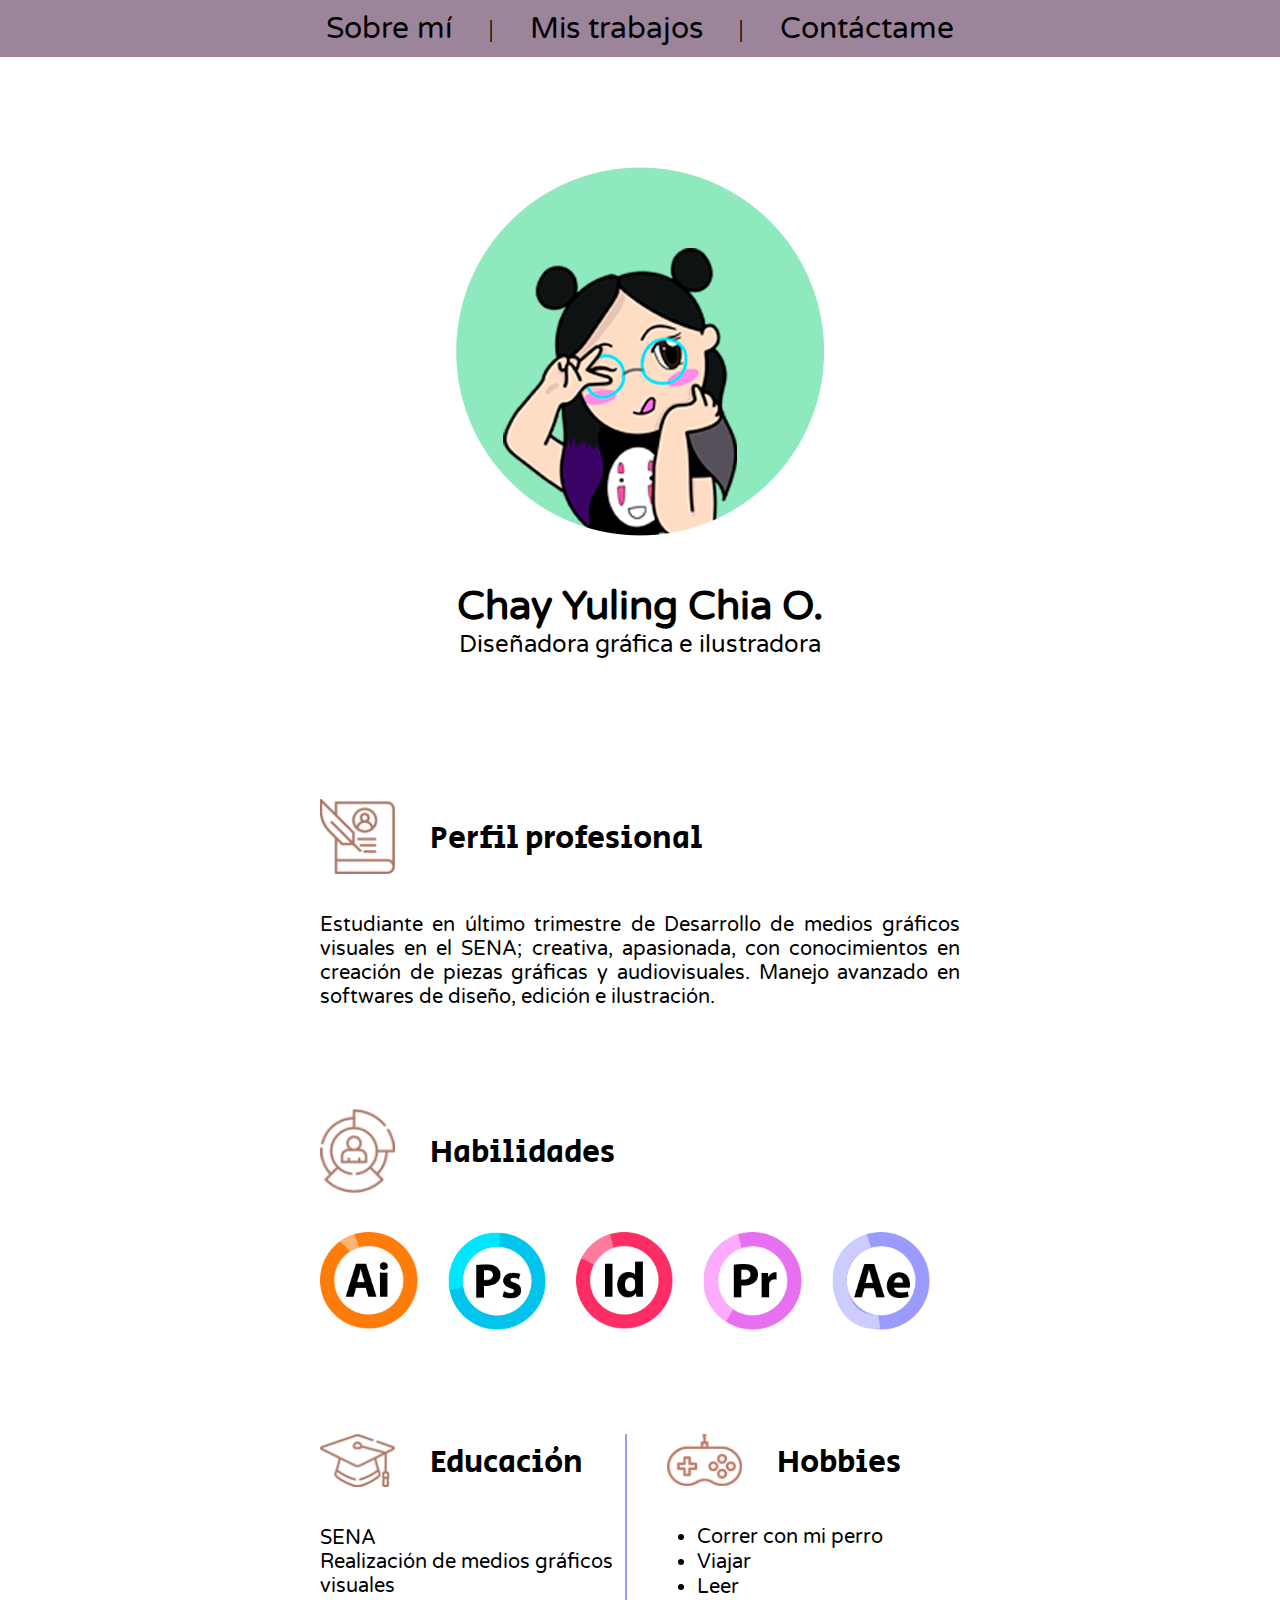
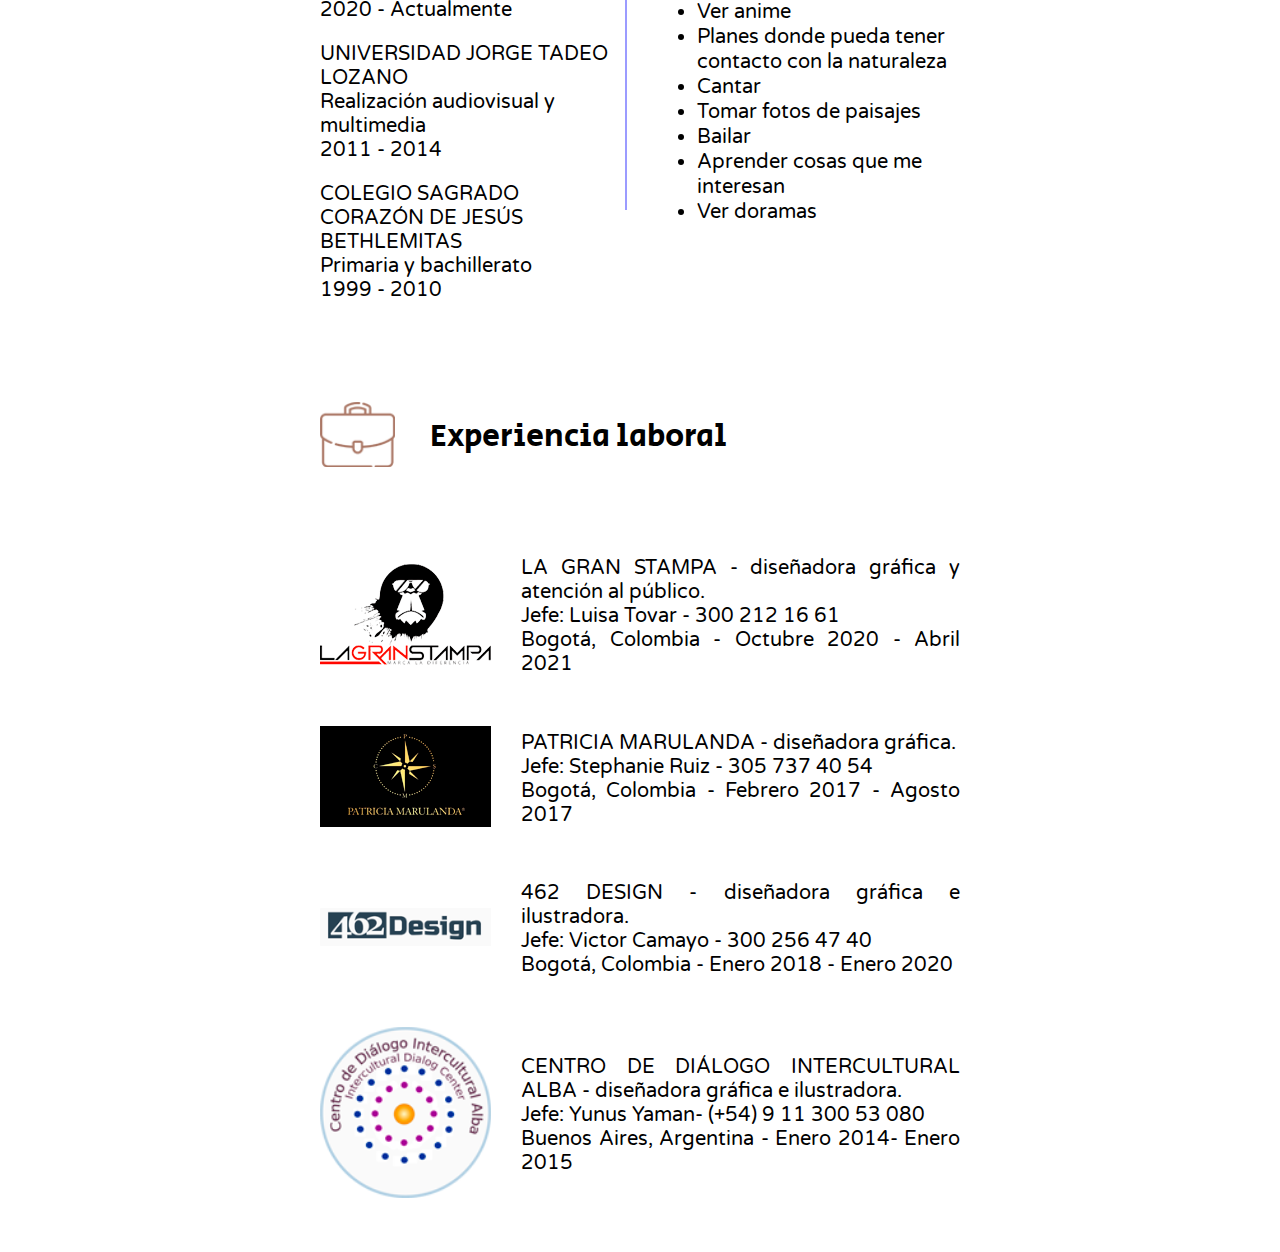
<file: index.html>
<!DOCTYPE html>
<html lang="en">

<head>
  <meta charset="UTF-8">
  <meta http-equiv="X-UA-Compatible" content="IE=edge">
  <meta name="viewport" content="width=device-width, initial-scale=1.0">
  <link rel="stylesheet" href="css/styles.css">
  <link rel="preconnect" href="https://fonts.googleapis.com">
  <link rel="preconnect" href="https://fonts.gstatic.com" crossorigin>
  <link href="https://fonts.googleapis.com/css2?family=Varela+Round&display=swap" rel="stylesheet">
  <link href="https://fonts.googleapis.com/css2?family=Secular+One&display=swap" rel="stylesheet">

  <title>Portafolio Chay Yuling Chia</title>
</head>

<body>


  <section class="menunav">

    <nav class="navegacion">
      <a class="item-link a_valerafont" href="index.html" target="_blank">Sobre mí</a>
      <span class="line-men disnone">&#x7c;</span>
      <a class="item-link a_valerafont" href="trabajos.html" target="_blank">Mis trabajos</a>
      <span class="line-men disnone">&#x7c;</span>
      <a class="item-link a_valerafont" href="contacto.html" target="_blank">Contáctame</a>
    </nav>

  </section>

  <section class="banner">
    <div> <img src="images/hero.png" alt="Chay Yuling Chia O."> </div>
    <div>
      <h1 class="valerafont" style="font-size: 40px;padding-top: 42px;">Chay Yuling Chia O.</h1>
    </div>
    <div>
      <p class="valerafont" style="font-size: 24px;">Diseñadora gráfica e ilustradora</p>
    </div>
  </section>

  <section class="perfil">
    <div class="wh50">
      <div class="perfil_sec">
        <div> <img src="images/icon_1.png" alt="Icon Perfil profesional" style="width: 75px;"> </div>
        <div>
          <p class="secularfont title_secular">Perfil profesional</p>
        </div>
      </div>
      <div>
        <p class="valerafont p_perfil">Estudiante en último trimestre de Desarrollo de medios gráficos visuales en el
          SENA; creativa, apasionada, con conocimientos en creación de piezas gráficas y audiovisuales. Manejo avanzado
          en softwares de diseño, edición e ilustración.
        </p>
      </div>
    </div>
  </section>

  <section class="habilidades">

    <div class="wh50">

      <div class="perfil_sec">
        <div> <img src="images/icon_2.png" alt="Icon" style="width: 75px;"> </div>
        <div>
          <p class="secularfont title_secular">Habilidades</p>
        </div>
      </div>

      <div class="skills">

        <div class="skill_pos">
          <div style="padding-right: 30px">
            <img src="images/skill_1.png" alt="Icon Ai" style="width: 100%;">
          </div>

          <div style="padding-right: 30px">
            <img src="images/skill_2.png" alt="Icon Ps" style="width: 100%;">
          </div>

          <div style="padding-right: 30px">
            <img src="images/skill_3.png" alt="Icon Id" style="width: 100%;">
          </div>
        </div>

        <div class="skill_pos">
          <div style="padding-right: 30px">
            <img src="images/skill_4.png" alt="Icon Pr" style="width: 100%;">
          </div>

          <div style="padding-right: 30px">
            <img src="images/skill_5.png" alt="Icon Ae" style="width: 100%;">
          </div>
        </div>

      </div>
    </div>

  </section>

  <section class="edu_hob">

    <div class="educacion wh50">
      <div class="edu_hob_div">

        <div class="perfil_sec">
          <div> <img src="images/icon_3.png" alt="Icon Educación" style="width: 75px;"> </div>
          <div>
            <p class="secularfont title_secular">Educación</p>
          </div>
        </div>

        <div>
          <p class="valerafont" style="font-size: 20px;line-height: 24px;">SENA<br>Realización de medios gráficos
            visuales<br>2020 - Actualmente</p>
        </div>

        <div class="pt40_mob">
          <p class="valerafont" style="font-size: 20px;line-height: 24px; padding-top: 20px;">UNIVERSIDAD JORGE TADEO
            LOZANO<br>Realización audiovisual y multimedia<br>2011 - 2014</p>
        </div>

        <div class="pt40_mob">
          <p class="valerafont" style="font-size: 20px;line-height: 24px;padding-top: 20px;">COLEGIO SAGRADO CORAZÓN DE
            JESÚS
            BETHLEMITAS<br>Primaria y bachillerato<br>1999 - 2010</p>
        </div>

      </div>

      <div class="disnone">
        <img src="images/line.png" alt="" style="padding-right: 40px;">
      </div>

      <div class="edu_hob_div pt50_mob">

        <div class="perfil_sec">
          <div> <img src="images/icon_4.png" alt="Icon Hobbies" style="width: 75px;"> </div>
          <div>
            <p class="secularfont title_secular">Hobbies</p>
          </div>
        </div>

        <div>
          <ul class="valerafont" style="font-size: 20px;line-height: 25px;">

            <li>Correr con mi perro</li>
            <li>Viajar</li>
            <li>Leer</li>
            <li>Ver anime</li>
            <li>Planes donde pueda tener contacto con la naturaleza</li>
            <li>Cantar</li>
            <li>Tomar fotos de paisajes</li>
            <li>Bailar</li>
            <li>Aprender cosas que me interesan</li>
            <li>Ver doramas</li>

          </ul>
        </div>

      </div>
    </div>

  </section>



  <section class="laboral">
    <div class="wh50">
      <div class="perfil_sec">
        <div> <img src="images/icon_5.png" alt="Icon Experiencia laboral" style="width: 75px;"> </div>
        <div>
          <p class="secularfont title_secular">Experiencia laboral</p>
        </div>
      </div>

      <div class="exp_lab pt50_mob" style="padding-top: 50px;">
        <div>
          <img src="images/exp_1.png" alt="La gran Stampa" style="width: 171px;">
        </div>
        <div class="pt20_mob">
          <p class="valerafont p_perfil pl30"><span style="text-transform: uppercase;">LA GRAN STAMPA</span> -
            diseñadora
            gráfica y atención al público.<br>Jefe: Luisa Tovar - 300 212 16 61<br>Bogotá, Colombia - Octubre 2020 -
            Abril 2021</p>
        </div>
      </div>

      <div class="exp_lab pt50_mob">
        <div>
          <img src="images/exp_2.png" alt="Logo Patricia Marulanda" style="width: 171px;">
        </div>
        <div class="pt20_mob">
          <p class="valerafont p_perfil pl30"><span style="text-transform: uppercase;">PATRICIA MARULANDA</span> -
            diseñadora
            gráfica.<br>Jefe: Stephanie Ruiz - 305 737 40 54 <br>Bogotá, Colombia - Febrero 2017 - Agosto 2017</p>
        </div>
      </div>

      <div class="exp_lab pt50_mob">
        <div>
          <img src="images/exp_3.png" alt="Logo 462 Desing" style="width: 171px;">
        </div>
        <div class="pt20_mob">
          <p class="valerafont p_perfil pl30"><span style="text-transform: uppercase;">462 DESIGN</span> - diseñadora
            gráfica e ilustradora.<br>Jefe: Victor Camayo - 300 256 47 40<br>Bogotá, Colombia - Enero 2018 - Enero 2020
          </p>
        </div>
      </div>

      <div class="exp_lab pt50_mob">
        <div>
          <img src="images/exp_4.png" alt="Logo CENTRO DE DIÁLOGO INTERCULTURAL ALBA" style="width: 171px;">
        </div>
        <div class="pt20_mob">
          <p class="valerafont p_perfil pl30"><span style="text-transform: uppercase;">CENTRO DE DIÁLOGO INTERCULTURAL
              ALBA</span> - diseñadora
            gráfica e ilustradora.<br>Jefe: Yunus Yaman- (+54) 9 11 300 53 080<br>Buenos Aires, Argentina - Enero 2014-
            Enero 2015</p>
        </div>
      </div>

    </div>

  </section>


</body>

</html>
</file>
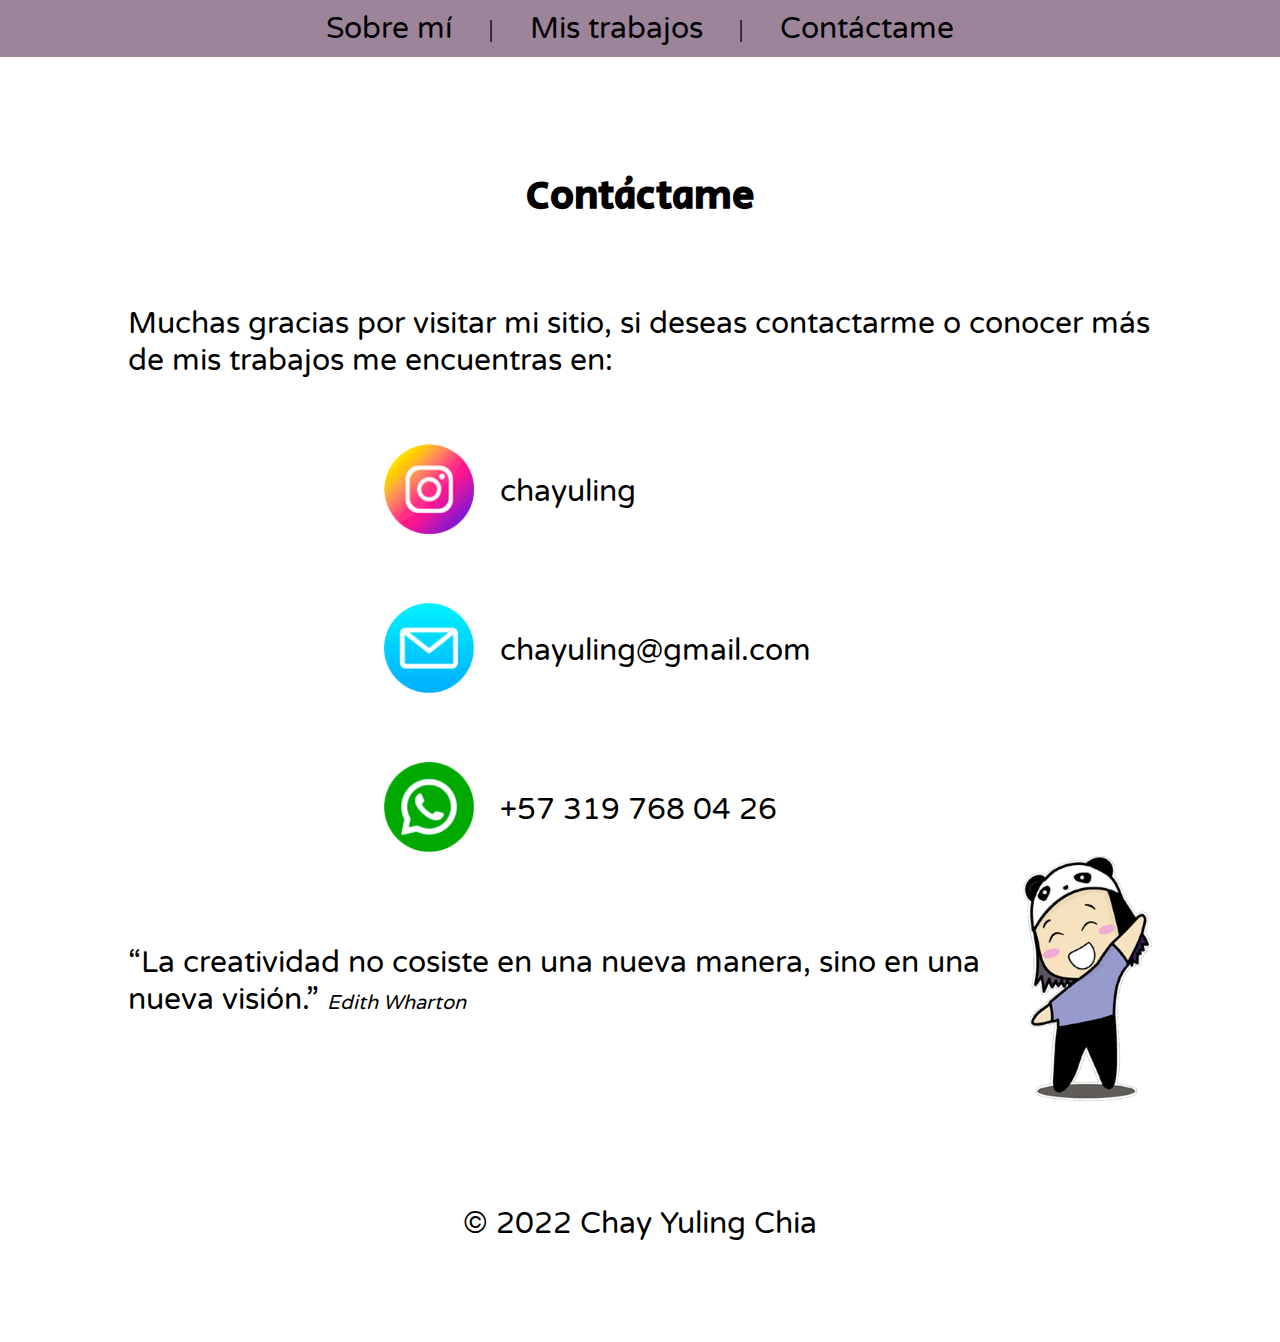
<file: contacto.html>
<!DOCTYPE html>
<html lang="en">

<head>
  <meta charset="UTF-8">
  <meta http-equiv="X-UA-Compatible" content="IE=edge">
  <meta name="viewport" content="width=device-width, initial-scale=1.0">
  <link rel="stylesheet" href="css/styles.css">
  <link rel="stylesheet" href="css/styles_contacto.css">
  <link rel="preconnect" href="https://fonts.googleapis.com">
  <link rel="preconnect" href="https://fonts.gstatic.com" crossorigin>
  <link href="https://fonts.googleapis.com/css2?family=Varela+Round&display=swap" rel="stylesheet">
  <link href="https://fonts.googleapis.com/css2?family=Secular+One&display=swap" rel="stylesheet">

  <title>Portafolio Chay Yuling Chia</title>
</head>

<body>


  <section class="menunav">

    <nav class="navegacion">
      <a class="item-link a_valerafont" href="index.html" target="_blank">Sobre mí</a>
      <span class="line-men disnone">&#x7c;</span>
      <a class="item-link a_valerafont" href="trabajos.html" target="_blank">Mis trabajos</a>
      <span class="line-men disnone">&#x7c;</span>
      <a class="item-link a_valerafont" href="contacto.html" target="_blank">Contáctame</a>
    </nav>

  </section>

  <section class="banner_contacto">
    <div>
      <h1 class="secularfont" style="font-size: 40px;">Contáctame</h1>
    </div>
  </section>

  <section class="contacto_text">
    <div class="wh50 ptmobtxt">
      <p class="valerafont" style="font-size:30px;">Muchas gracias por visitar mi sitio, si deseas
        contactarme o
        conocer más de mis trabajos me encuentras en:</p>
    </div>
  </section>

  <section>
    <div class="redes_sociales whmob">
      <div class="item_redes">
        <div>
          <a href="https://www.instagram.com/chayuling/?hl=es" target="_blank">
            <img src="images/social_media_1.png" alt="Instagram" style="width: 90px">
          </a>
        </div>
        <div>
          <a href="https://www.instagram.com/chayuling/?hl=es" target="_blank" class="valerafont social_link"
            style="font-size:30px;padding-left: 26px;">chayuling</a>
        </div>
      </div>

      <div class="item_redes">
        <div>
          <a href="mailto:chayuling@gmail.com" target="_blank">
            <img src="images/social_media_2.png" alt="Email" style="width: 90px">
          </a>
        </div>
        <div>
          <a href="mailto:chayuling@gmail.com" target="_blank" class="valerafont social_link"
            style="font-size:30px;padding-left: 26px;">chayuling@gmail.com</a>
        </div>
      </div>

      <div class="item_redes">
        <div>
          <a href="https://wa.me/573197680426" target="_blank">
            <img src="images/social_media_3.png" alt="WhatsApp" style="width: 90px">
          </a>
        </div>
        <div>
          <a href="https://wa.me/573197680426" target="_blank" class="valerafont social_link"
            style="font-size:30px;padding-left: 26px;">+57 319 768 04 26</a>
        </div>
      </div>
    </div>
  </section>

  <section>
    <div class="wh50 frase">
      <div>
        <p class="valerafont pmobfrase" style="font-size:30px; ">“La creatividad no cosiste en una nueva manera,
          sino en una nueva visión.” <span class="autor_frase">Edith Wharton</span>
        </p>
      </div>
      <div class="ptmob30">
        <img src="images/contact_img.png" alt="Ilustracion Chay Yuling" width="100%">
      </div>
    </div>
  </section>

  <section class="copy">
    <div style="padding: 100px 0px;">
      <p class="valerafont" style="font-size:30px">&#xa9; 2022 Chay Yuling Chia</p>
    </div>

  </section>



</body>

</html>
</file>
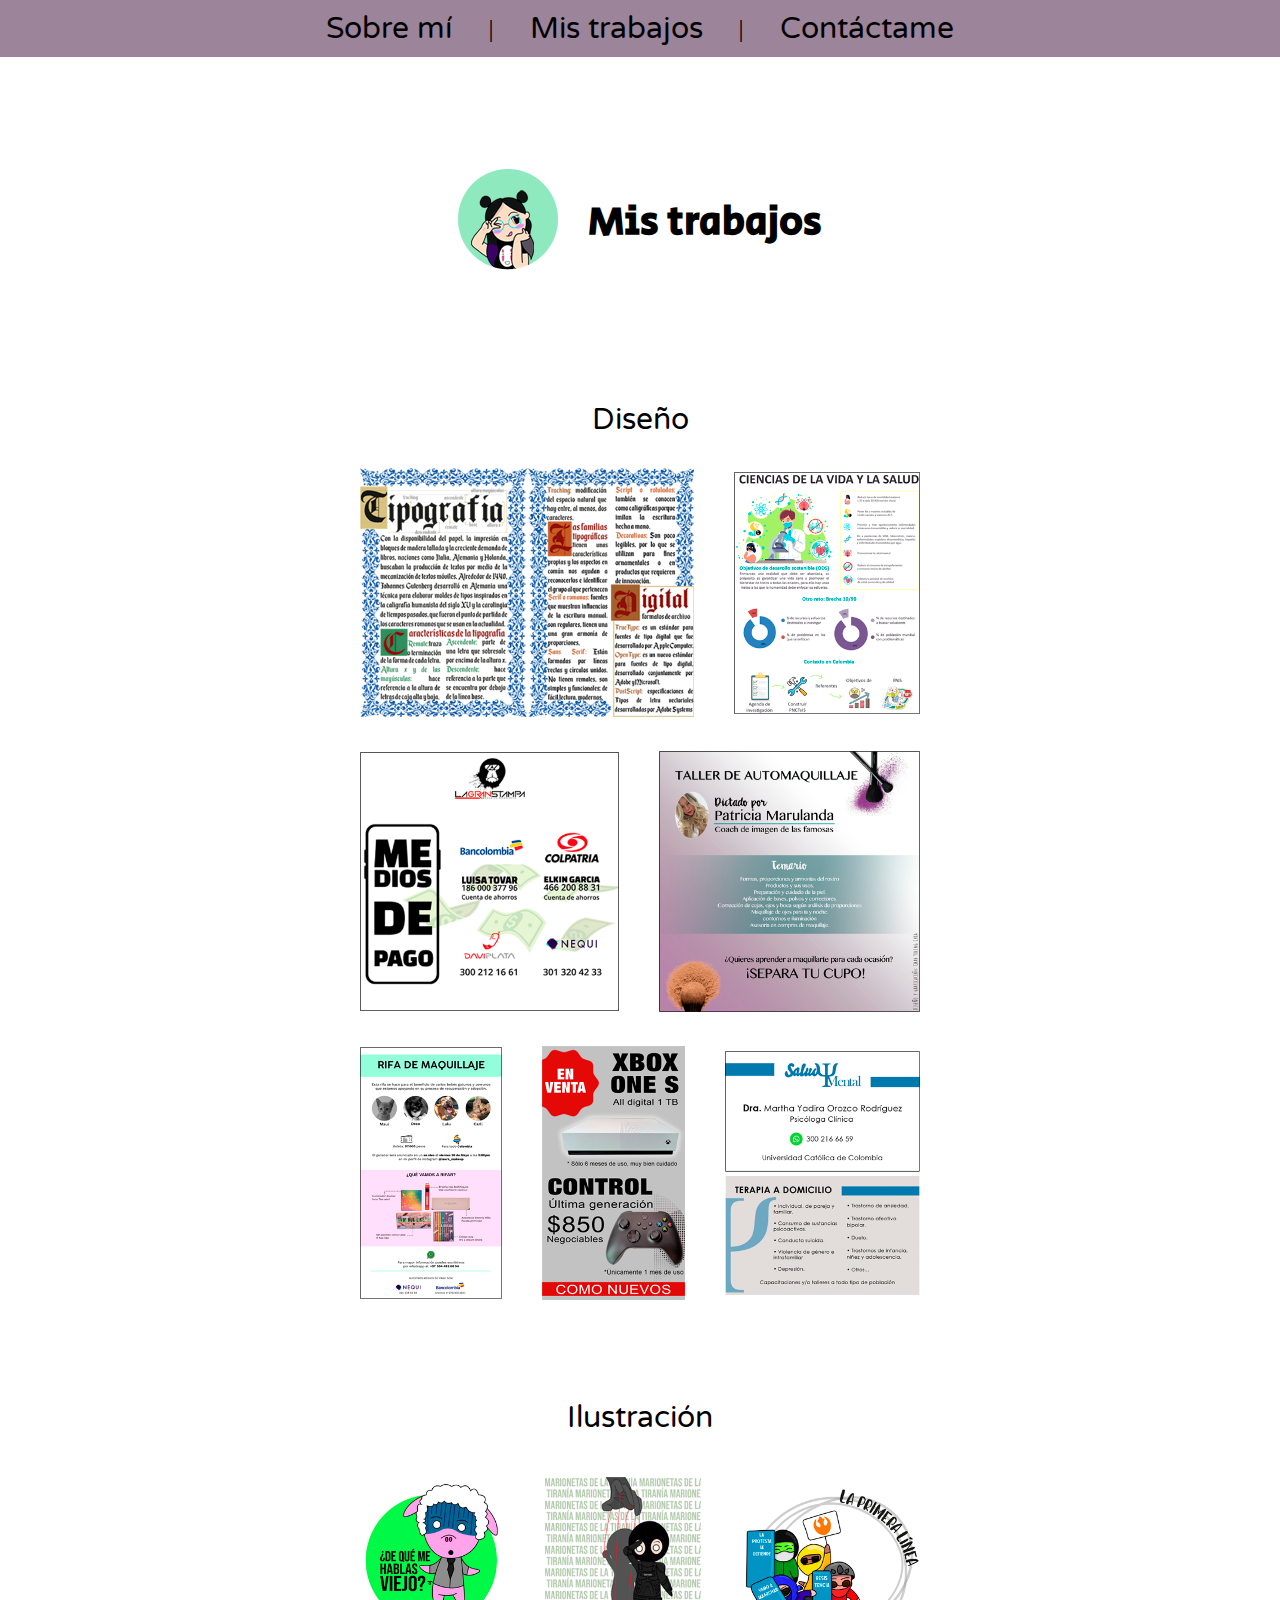
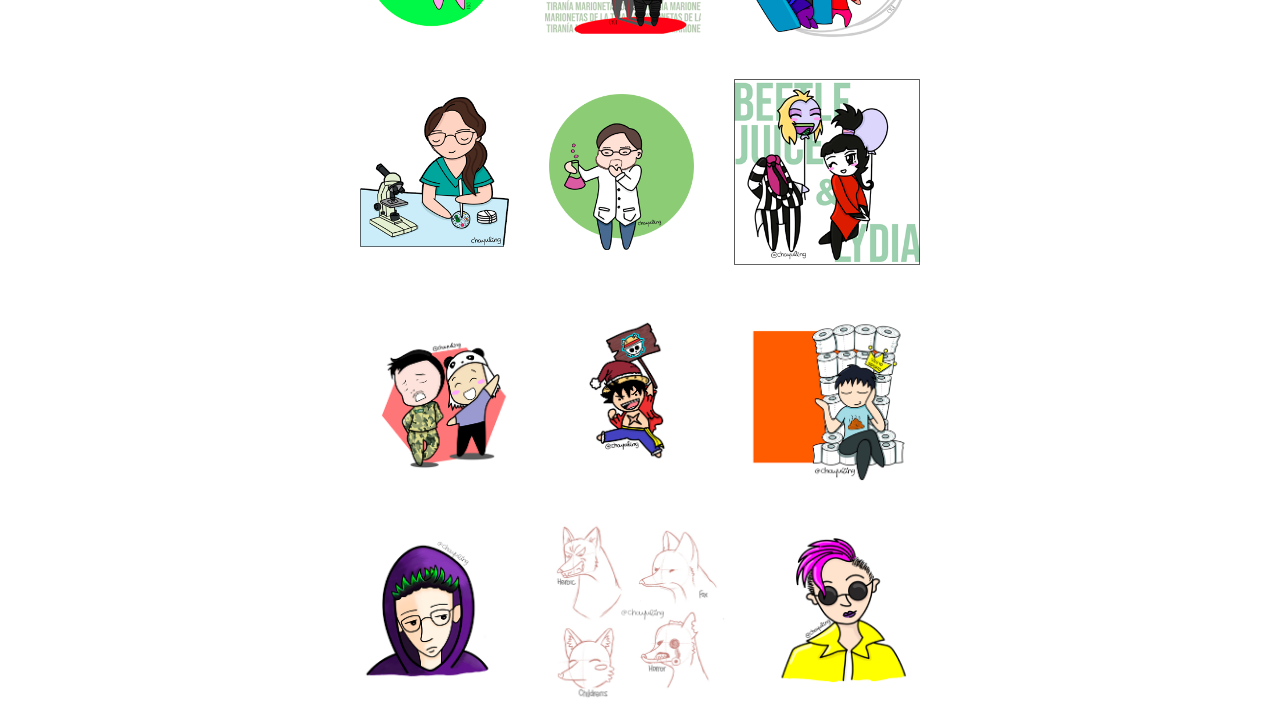
<file: trabajos.html>
<!DOCTYPE html>
<html lang="en">

<head>
  <meta charset="UTF-8">
  <meta http-equiv="X-UA-Compatible" content="IE=edge">
  <meta name="viewport" content="width=device-width, initial-scale=1.0">
  <link rel="stylesheet" href="css/styles.css">
  <link rel="stylesheet" href="css/styles_trabajos.css">
  <link rel="preconnect" href="https://fonts.googleapis.com">
  <link rel="preconnect" href="https://fonts.gstatic.com" crossorigin>
  <link href="https://fonts.googleapis.com/css2?family=Varela+Round&display=swap" rel="stylesheet">
  <link href="https://fonts.googleapis.com/css2?family=Secular+One&display=swap" rel="stylesheet">

  <title>Portafolio Chay Yuling Chia</title>
</head>

<body>


  <section class="menunav">

    <nav class="navegacion">
      <a class="item-link a_valerafont" href="index.html" target="_blank">Sobre mí</a>
      <span class="line-men disnone">&#x7c;</span>
      <a class="item-link a_valerafont" href="trabajos.html" target="_blank">Mis trabajos</a>
      <span class="line-men disnone">&#x7c;</span>
      <a class="item-link a_valerafont" href="contacto.html" target="_blank">Contáctame</a>
    </nav>
    
  </section>

  <section class="banner_trabajos">
    <div> <img src="images/icon_trabajos.png" alt="Chay Yuling Chia O." width="100%"> </div>
    <div>
      <h1 class="secularfont" style="font-size: 40px;padding-left: 30px;">Mis trabajos</h1>
    </div>
  </section>

  <section class="trabajos">

    <div class="title_sec">
      <p class="valerafont" style="font-size:30px">Diseño</p>
    </div>

    <div class="wh50">
      <!-- 1 -->
        <div class="images_port">

          <div><img class="pad_img" class="pad_img" src="images/img_tra1.png" alt="" style="width: 100%;"></div>
          <div><img class="pad_img" src="images/img_tra2.png" alt="" style="width: 100%;"></div>

        </div>
      <!-- 1 -->

      <!-- 2 -->
      <div class="images_port">

        <div><img class="pad_img" src="images/img_tra3.png" alt="" style="width: 100%;"></div>
        <div><img class="pad_img" src="images/img_tra4.png" alt="" style="width: 100%;"></div>

      </div>
      <!-- 2 -->

      <!-- 3 -->
      <div class="images_port">

        <div><img class="pad_img" src="images/img_tra5.png" alt="" style="width: 100%;"></div>
        <div><img class="pad_img" src="images/img_tra6.png" alt="" style="width: 100%;"></div>
        <div><img class="pad_img" src="images/img_tra7.png" alt="" style="width: 100%;"></div>

      </div>
      <!-- 3 -->

      <div class="title_sec2">
        <p class="valerafont" style="font-size:30px">Ilustración</p>
      </div>

      <!-- 4 -->
      <div class="images_port">

        <div><img class="pad_img" src="images/img_tra_ilu_1.png" alt="" style="width: 100%;"></div>
        <div><img class="pad_img" src="images/img_tra_ilu_2.png" alt="" style="width: 100%;"></div>
        <div><img class="pad_img" src="images/img_tra_ilu_3.png" alt="" style="width: 100%;"></div>

      </div>
      <!-- 4 -->

      <!-- 5 -->
      <div class="images_port">

        <div><img class="pad_img" src="images/img_tra_ilu_4.png" alt="" style="width: 100%;"></div>
        <div><img class="pad_img" src="images/img_tra_ilu_5.png" alt="" style="width: 100%;"></div>
        <div><img class="pad_img" src="images/img_tra_ilu_6.png" alt="" style="width: 100%;"></div>

      </div>
      <!-- 5 -->

      <!-- 6 -->
      <div class="images_port">

        <div><img class="pad_img" src="images/img_tra_ilu_7.png" alt="" style="width: 100%;"></div>
        <div><img class="pad_img" src="images/img_tra_ilu_8.png" alt="" style="width: 100%;"></div>
        <div><img class="pad_img" src="images/img_tra_ilu_9.png" alt="" style="width: 100%;"></div>

      </div>
      <!-- 6 -->

      <!-- 7 -->
      <div class="images_port">

        <div><img class="pad_img" src="images/img_tra_ilu_10.png" alt="" style="width: 100%;"></div>
        <div><img class="pad_img" src="images/img_tra_ilu_11.png" alt="" style="width: 100%;"></div>
        <div><img class="pad_img" src="images/img_tra_ilu_12.png" alt="" style="width: 100%;"></div>

      </div>
      <!-- 7 -->

    </div>

  </section>
  

  

  

  

  


</body>

</html>
</file>
<file: css/styles.css>
*{
    margin: 0;
    padding: 0;
    box-sizing: border-box;
}


body{
    width: 100%;
}

.wh50{
    width: 50%;
    margin: 0 auto;
}

.valerafont{
    font-family: 'Varela Round', sans-serif;
}

.secularfont{
    font-family: 'Secular One', sans-serif;
}

.title_secular{
    font-size: 32px;
    padding-left: 35px;
}

/* MENU */

a:hover{
    opacity: 0.5;
}

.menunav{
    width: 100%;
}

.a_valerafont{
    font-family: 'Varela Round', sans-serif;
    font-size: 30px;
}

.navegacion{
    display: flex;
    justify-content: center;
    align-items: center;
    background-color: #9c849b;
    padding: 10px 0px ;
}

.item-link{
    color: #000;
    font-size: 30px;
    text-decoration: none;
}

.line-men{
    font-size: 25px;
    padding: 0px 36px;
}

/* Fin MENU */


/* Banner */
.banner{
    
    display: flex;
    flex-direction: column;
    justify-content: center;
    align-items: center;
    padding-top: 110px;
}

/* Fin Banner */

/* Perfil */
.perfil{
    display: flex;
    flex-direction: column;
    justify-content: center;
    align-items: center;
    padding-top: 140px;
}

.perfil_sec{
    display: flex;
    align-items: center;
    padding-bottom: 35px;
}

.p_perfil{
    font-size: 20px;
    line-height: 24px;
    text-align: justify;
}
/* Fin Perfil */

/* Habilidades */
.habilidades{
    display: flex;
    flex-direction: column;
    justify-content: center;
    align-items: center;
    padding-top: 100px;
}

.skills{
    display: flex;
    justify-content: center;
    align-items: center;

}

.skill_pos{
    display: flex;
    justify-content: space-around;
}

/* Fin Habilidades */

/* Educacion - Hobbies */
.educacion{
    display: flex;
    justify-content: space-between;
    align-items: flex-start;
    padding-top: 100px;
}

ul{
    padding-left: 30px;
}



/* Fin Educacion - Hobbies */

/* Laboral */
.laboral{
    display: flex;
    flex-direction: column;
    justify-content: center;
    align-items: center;
    padding-top: 100px;
}

.exp_lab{
    display: flex;
    align-items: center;
    padding-bottom: 50px;
    
}

.pl30{
    padding-left: 30px;
}

/* Fin Laboral */

@media only screen and (max-width: 912px) {
    .disnone{
        display: none;
    }
    
    .wh50{
        width: 100% !important;
    }

    .pt20_mob{
        padding-top: 20px;
    }

    .pt40_mob{
        padding-top: 40px;
    }

    .pt50_mob{
        padding-top: 50px;
    }

    .a_valerafont{
        padding: 10px 0px;
    }

    .navegacion {
        width: 100%;
        flex-direction: column;
    }

    .perfil, .habilidades, .edu_hob, .laboral{
        width: 90%;
        margin: 0 auto;
        
    }

    .skills{
        width: 90%;
        margin: 0 auto;
        flex-direction: column;
        justify-content: center;
    }

    .educacion{
        flex-direction: column;
    }

    .edu_hob_div{
        width: 100%;
    }

    

    .exp_lab{
        display: flex;
        flex-direction: column;
    }

    .pl30{
        padding-left: 0px;
        text-align: left;
    }


    
}
</file>
<file: css/styles_contacto.css>
.banner_contacto{
    display: flex;
    justify-content: center;
    align-items: center;
    padding-top: 110px;
}

.ptmobtxt{
    padding: 80px 0px 0px;
}

.item_redes{
    display: flex;
    justify-content: flex-start;
    align-items: center;
    padding-top: 65px;
}

.social_link{
    color: black;
    text-decoration: none;
}

.contacto_text{
    display: flex;
    justify-content: center;
    align-items: center;
    
}

.redes_sociales{
    margin: 0 auto;
}

.whmob{
    width:30%;
}

.frase{
    display: flex;
    justify-content: center;
    align-items: center;
    padding-top: 80px;
}

.autor_frase{
    font-size: 20px !important;
    font-style: italic;

}


.copy{
    display: flex;
    justify-content: center;
    align-items: center;
}



@media only screen and (max-width: 1280px) {
    .wh50{
        width: 80%;
    }

    .whmob{
        width:40%;
    }

    .frase{
        padding: 0px;
    }

    

    
}


@media only screen and (max-width: 912px) {

    .banner_contacto{
        padding-top: 50px;
    }

    .contacto_text{
        padding: 0px 10px;
    }


    .ptmobtxt{
        padding: 20px 30px 0px;
    }

    .item_redes{
        display: flex;
        flex-direction: column;
    }

    .frase{
        flex-direction: column;
        padding-top: 30px;
    }

    .pmobfrase{
        padding: 70px 70px 0px 70px;
    }

    .ptmob30{
        padding-top: 30px;
    }
}

@media only screen and (max-width: 700px) {
    .whmob{
        width:90%;
    }

    
        
}
</file>
<file: css/styles_trabajos.css>
.banner_trabajos{
    display: flex;
    justify-content: center;
    align-items: center;
    padding-top: 112px;
}

.title_sec{
    display: flex;
    justify-content: center;
    align-items: center;
    padding-top: 127px;
    padding-bottom: 15px;

}

.title_sec2{
    display: flex;
    justify-content: center;
    align-items: center;
    padding-top: 80px;
    padding-bottom: 15px;

}

.images_port{
    display: flex;
    justify-content: space-between;
    align-items: center;
    padding: 15px 20px;
}

.pad_img{
    padding: 0px 20px;
}

@media only screen and (max-width: 1280px) {
    
    .pad_img{
        padding: 0px 20px;
    }
}

@media only screen and (max-width: 912px) {
    .banner_trabajos{
        padding-top: 30px;
    }

    .title_sec{
        padding-top: 30px;
    }

    .images_port{
        
        flex-direction: column;
        justify-content: center;
        padding: 0 20px;
    }

    .pad_img{
        padding: 15px 0;
    }

    
    
}
</file>
